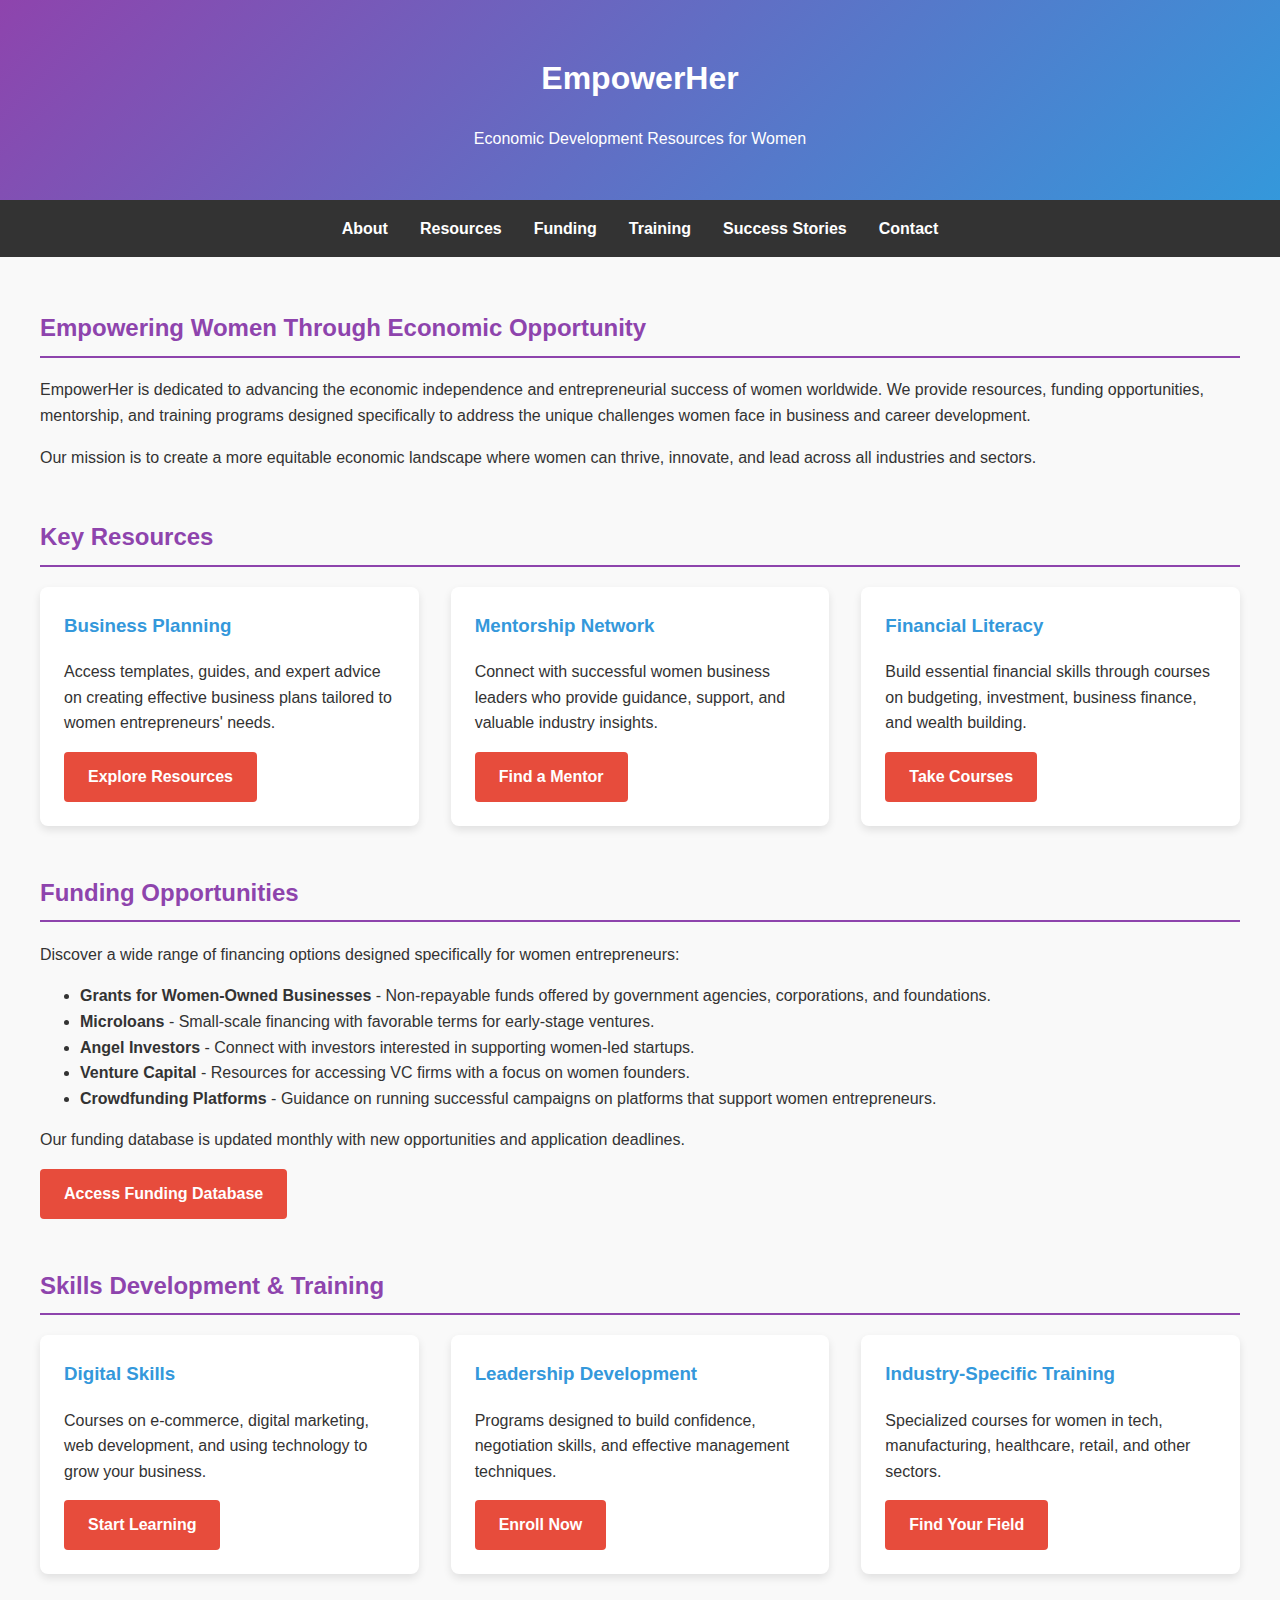
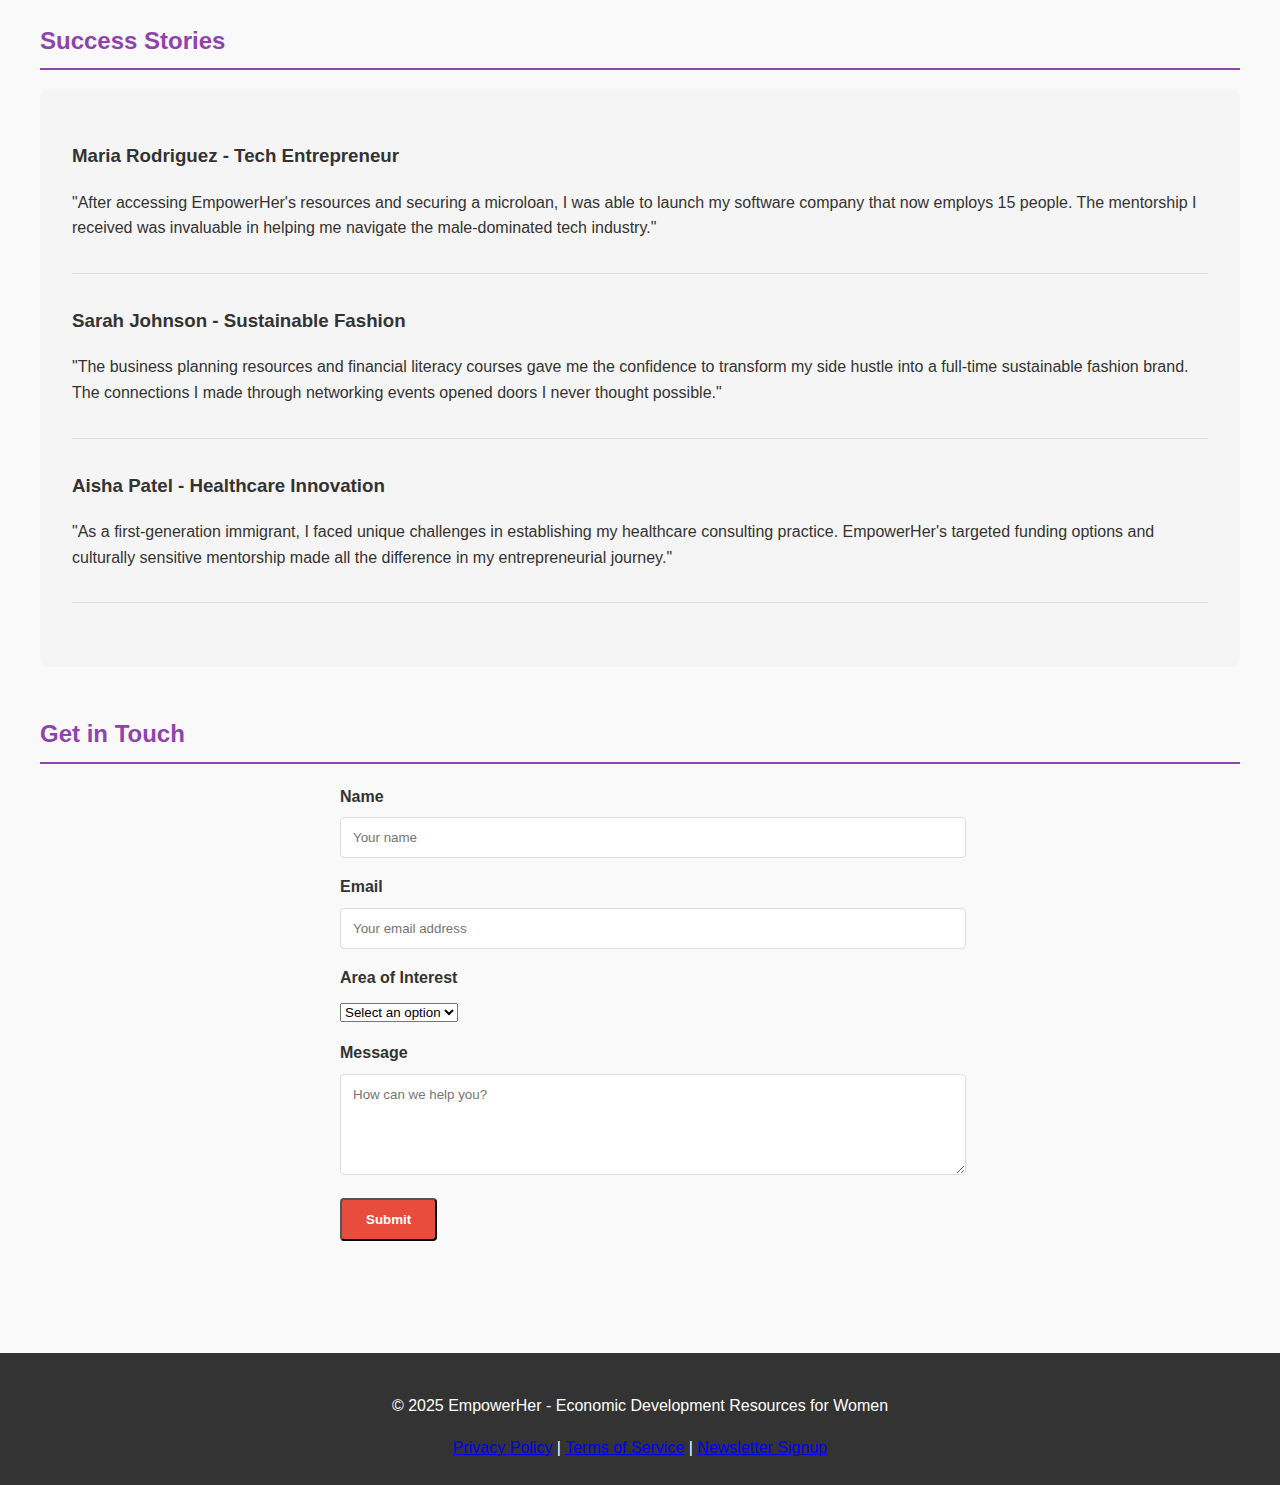
<file: econmydev.html>
<!DOCTYPE html>
<html lang="en">
<head>
    <meta charset="UTF-8">
    <meta name="viewport" content="width=device-width, initial-scale=1.0">
    <title>EmpowerHer: Economic Development Resources for Women</title>
    <style>
        :root {
            --primary: #8e44ad;
            --secondary: #3498db;
            --accent: #e74c3c;
            --light: #f5f5f5;
            --dark: #333;
        }
        
        body {
            font-family: 'Segoe UI', Tahoma, Geneva, Verdana, sans-serif;
            line-height: 1.6;
            color: var(--dark);
            margin: 0;
            padding: 0;
            background-color: #f9f9f9;
        }
        
        header {
            background: linear-gradient(135deg, var(--primary), var(--secondary));
            color: white;
            text-align: center;
            padding: 2rem 1rem;
        }
        
        nav {
            background-color: var(--dark);
            display: flex;
            justify-content: center;
        }
        
        nav ul {
            display: flex;
            list-style: none;
            margin: 0;
            padding: 0;
        }
        
        nav li {
            padding: 1rem;
        }
        
        nav a {
            color: white;
            text-decoration: none;
            font-weight: bold;
        }
        
        nav a:hover {
            color: var(--secondary);
        }
        
        .container {
            max-width: 1200px;
            margin: 0 auto;
            padding: 2rem;
        }
        
        section {
            margin-bottom: 3rem;
        }
        
        h2 {
            color: var(--primary);
            border-bottom: 2px solid var(--primary);
            padding-bottom: 0.5rem;
        }
        
        .resources {
            display: grid;
            grid-template-columns: repeat(auto-fill, minmax(300px, 1fr));
            gap: 2rem;
        }
        
        .resource-card {
            background-color: white;
            border-radius: 8px;
            box-shadow: 0 4px 8px rgba(0, 0, 0, 0.1);
            padding: 1.5rem;
            transition: transform 0.3s ease;
        }
        
        .resource-card:hover {
            transform: translateY(-5px);
        }
        
        .resource-card h3 {
            color: var(--secondary);
            margin-top: 0;
        }
        
        .cta-button {
            display: inline-block;
            background-color: var(--accent);
            color: white;
            padding: 0.75rem 1.5rem;
            border-radius: 4px;
            text-decoration: none;
            font-weight: bold;
            transition: background-color 0.3s ease;
        }
        
        .cta-button:hover {
            background-color: #c0392b;
        }
        
        .success-stories {
            background-color: var(--light);
            padding: 2rem;
            border-radius: 8px;
        }
        
        .story {
            margin-bottom: 2rem;
            padding-bottom: 1rem;
            border-bottom: 1px solid #ddd;
        }
        
        footer {
            background-color: var(--dark);
            color: white;
            text-align: center;
            padding: 1.5rem;
            margin-top: 2rem;
        }
        
        .contact-form {
            max-width: 600px;
            margin: 0 auto;
        }
        
        .form-group {
            margin-bottom: 1rem;
        }
        
        .form-group label {
            display: block;
            margin-bottom: 0.5rem;
            font-weight: bold;
        }
        
        .form-group input,
        .form-group textarea {
            width: 100%;
            padding: 0.75rem;
            border: 1px solid #ddd;
            border-radius: 4px;
            font-family: inherit;
        }
        
        @media (max-width: 768px) {
            nav ul {
                flex-direction: column;
                align-items: center;
            }
            
            .resources {
                grid-template-columns: 1fr;
            }
        }
    </style>
</head>
<body>
    <header>
        <h1>EmpowerHer</h1>
        <p>Economic Development Resources for Women</p>
    </header>
    
    <nav>
        <ul>
            <li><a href="#about">About</a></li>
            <li><a href="#resources">Resources</a></li>
            <li><a href="#funding">Funding</a></li>
            <li><a href="#training">Training</a></li>
            <li><a href="#success">Success Stories</a></li>
            <li><a href="#contact">Contact</a></li>
        </ul>
    </nav>
    
    <div class="container">
        <section id="about">
            <h2>Empowering Women Through Economic Opportunity</h2>
            <p>EmpowerHer is dedicated to advancing the economic independence and entrepreneurial success of women worldwide. We provide resources, funding opportunities, mentorship, and training programs designed specifically to address the unique challenges women face in business and career development.</p>
            <p>Our mission is to create a more equitable economic landscape where women can thrive, innovate, and lead across all industries and sectors.</p>
        </section>
        
        <section id="resources">
            <h2>Key Resources</h2>
            <div class="resources">
                <div class="resource-card">
                    <h3>Business Planning</h3>
                    <p>Access templates, guides, and expert advice on creating effective business plans tailored to women entrepreneurs' needs.</p>
                    <a href="#" class="cta-button">Explore Resources</a>
                </div>
                
                <div class="resource-card">
                    <h3>Mentorship Network</h3>
                    <p>Connect with successful women business leaders who provide guidance, support, and valuable industry insights.</p>
                    <a href="#" class="cta-button">Find a Mentor</a>
                </div>
                
                <div class="resource-card">
                    <h3>Financial Literacy</h3>
                    <p>Build essential financial skills through courses on budgeting, investment, business finance, and wealth building.</p>
                    <a href="#" class="cta-button">Take Courses</a>
                </div>
            </div>
        </section>
        
        <section id="funding">
            <h2>Funding Opportunities</h2>
            <p>Discover a wide range of financing options designed specifically for women entrepreneurs:</p>
            <ul>
                <li><strong>Grants for Women-Owned Businesses</strong> - Non-repayable funds offered by government agencies, corporations, and foundations.</li>
                <li><strong>Microloans</strong> - Small-scale financing with favorable terms for early-stage ventures.</li>
                <li><strong>Angel Investors</strong> - Connect with investors interested in supporting women-led startups.</li>
                <li><strong>Venture Capital</strong> - Resources for accessing VC firms with a focus on women founders.</li>
                <li><strong>Crowdfunding Platforms</strong> - Guidance on running successful campaigns on platforms that support women entrepreneurs.</li>
            </ul>
            <p>Our funding database is updated monthly with new opportunities and application deadlines.</p>
            <a href="#" class="cta-button">Access Funding Database</a>
        </section>
        
        <section id="training">
            <h2>Skills Development & Training</h2>
            <div class="resources">
                <div class="resource-card">
                    <h3>Digital Skills</h3>
                    <p>Courses on e-commerce, digital marketing, web development, and using technology to grow your business.</p>
                    <a href="#" class="cta-button">Start Learning</a>
                </div>
                
                <div class="resource-card">
                    <h3>Leadership Development</h3>
                    <p>Programs designed to build confidence, negotiation skills, and effective management techniques.</p>
                    <a href="#" class="cta-button">Enroll Now</a>
                </div>
                
                <div class="resource-card">
                    <h3>Industry-Specific Training</h3>
                    <p>Specialized courses for women in tech, manufacturing, healthcare, retail, and other sectors.</p>
                    <a href="#" class="cta-button">Find Your Field</a>
                </div>
            </div>
        </section>
        
        <section id="success">
            <h2>Success Stories</h2>
            <div class="success-stories">
                <div class="story">
                    <h3>Maria Rodriguez - Tech Entrepreneur</h3>
                    <p>"After accessing EmpowerHer's resources and securing a microloan, I was able to launch my software company that now employs 15 people. The mentorship I received was invaluable in helping me navigate the male-dominated tech industry."</p>
                </div>
                
                <div class="story">
                    <h3>Sarah Johnson - Sustainable Fashion</h3>
                    <p>"The business planning resources and financial literacy courses gave me the confidence to transform my side hustle into a full-time sustainable fashion brand. The connections I made through networking events opened doors I never thought possible."</p>
                </div>
                
                <div class="story">
                    <h3>Aisha Patel - Healthcare Innovation</h3>
                    <p>"As a first-generation immigrant, I faced unique challenges in establishing my healthcare consulting practice. EmpowerHer's targeted funding options and culturally sensitive mentorship made all the difference in my entrepreneurial journey."</p>
                </div>
            </div>
        </section>
        
        <section id="contact">
            <h2>Get in Touch</h2>
            <div class="contact-form">
                <form>
                    <div class="form-group">
                        <label for="name">Name</label>
                        <input type="text" id="name" placeholder="Your name">
                    </div>
                    
                    <div class="form-group">
                        <label for="email">Email</label>
                        <input type="email" id="email" placeholder="Your email address">
                    </div>
                    
                    <div class="form-group">
                        <label for="interest">Area of Interest</label>
                        <select id="interest">
                            <option value="">Select an option</option>
                            <option value="funding">Funding</option>
                            <option value="mentorship">Mentorship</option>
                            <option value="training">Training</option>
                            <option value="other">Other</option>
                        </select>
                    </div>
                    
                    <div class="form-group">
                        <label for="message">Message</label>
                        <textarea id="message" rows="5" placeholder="How can we help you?"></textarea>
                    </div>
                    
                    <button type="submit" class="cta-button">Submit</button>
                </form>
            </div>
        </section>
    </div>
    
    <footer>
        <p>&copy; 2025 EmpowerHer - Economic Development Resources for Women</p>
        <div>
            <a href="#">Privacy Policy</a> | 
            <a href="#">Terms of Service</a> | 
            <a href="#">Newsletter Signup</a>
        </div>
    </footer>
</body>
</html>
</file>
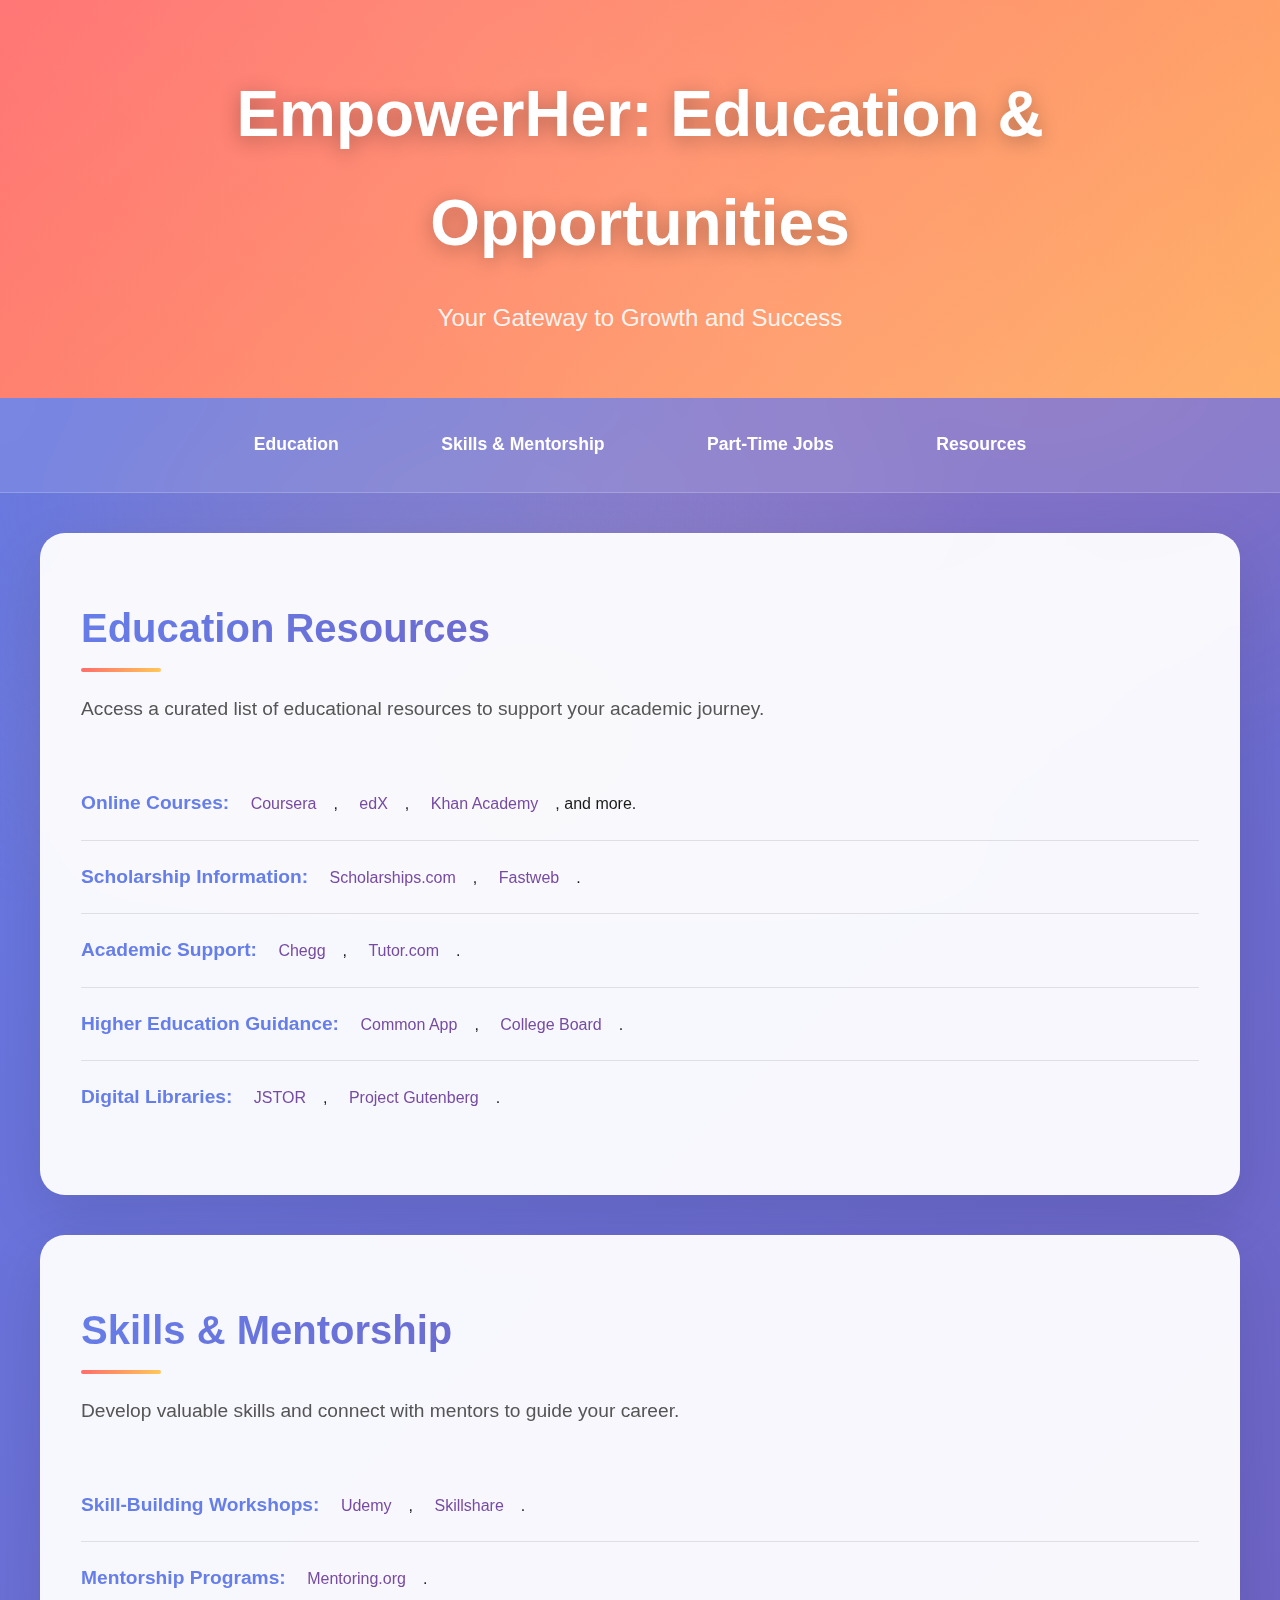
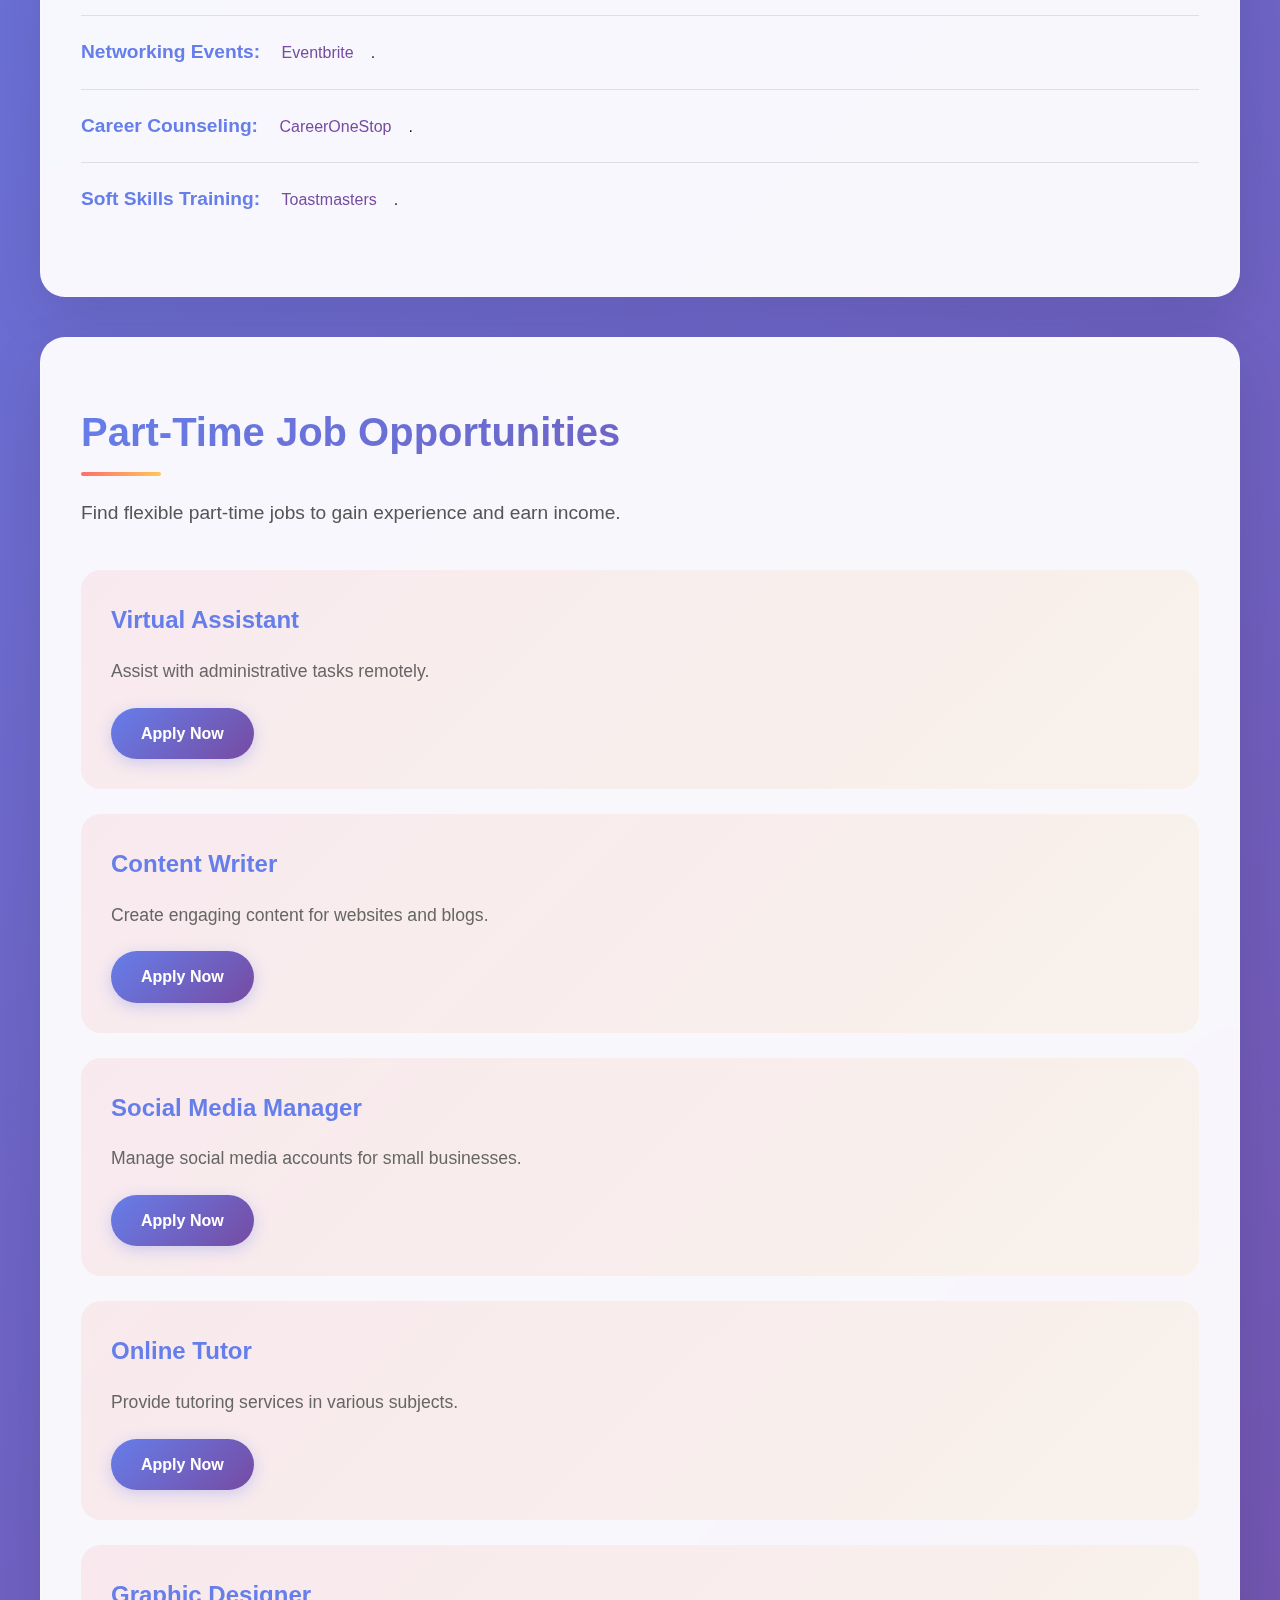
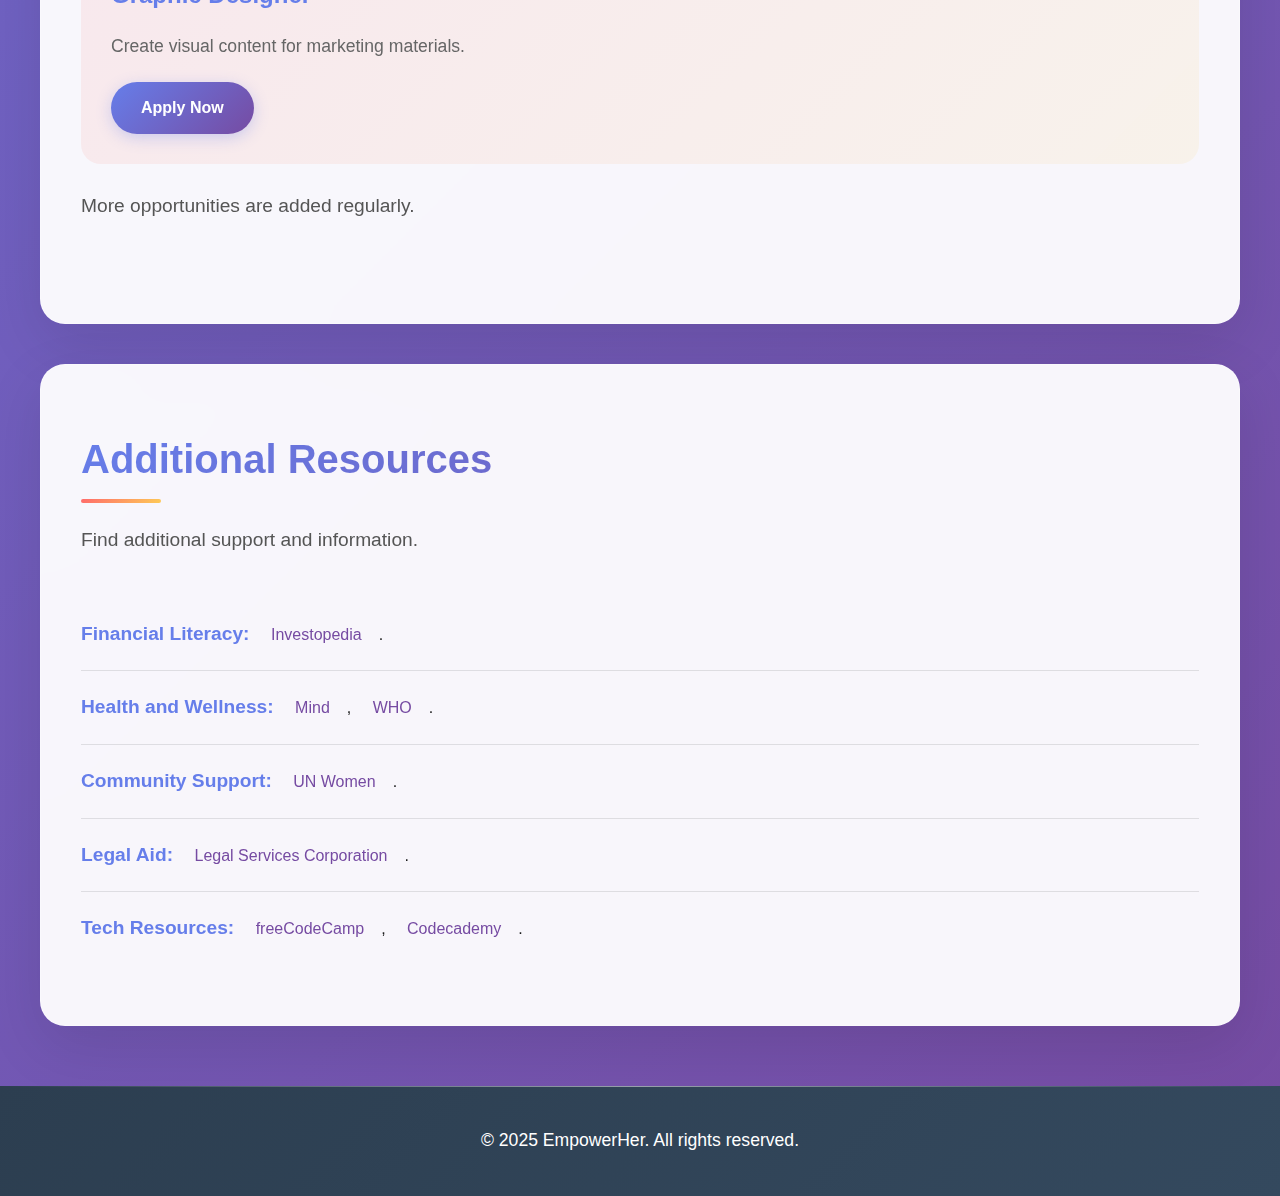
<file: education.html>
<!DOCTYPE html>
<html lang="en">
<head>
    <meta charset="UTF-8">
    <meta name="viewport" content="width=device-width, initial-scale=1.0">
    <title>EmpowerHer: Education & Opportunities</title>
    <style>
        * {
            margin: 0;
            padding: 0;
            box-sizing: border-box;
        }
        
        body {
            font-family: 'Inter', 'Segoe UI', sans-serif;
            line-height: 1.7;
            background: linear-gradient(135deg, #667eea 0%, #764ba2 100%);
            color: #1a1a1a;
            overflow-x: hidden;
        }

        /* Animated background particles */
        body::before {
            content: '';
            position: fixed;
            top: 0;
            left: 0;
            width: 100%;
            height: 100%;
            background: radial-gradient(circle at 20% 50%, rgba(120, 119, 198, 0.3) 0%, transparent 50%),
                        radial-gradient(circle at 80% 20%, rgba(255, 118, 117, 0.3) 0%, transparent 50%),
                        radial-gradient(circle at 40% 80%, rgba(255, 177, 153, 0.3) 0%, transparent 50%);
            z-index: -1;
            animation: float 6s ease-in-out infinite;
        }

        @keyframes float {
            0%, 100% { transform: translateY(0px); }
            50% { transform: translateY(-20px); }
        }

        header {
            background: linear-gradient(135deg, #ff6b6b, #feca57, #48cae4);
            background-size: 300% 300%;
            animation: gradientShift 8s ease infinite;
            padding: 60px 20px;
            text-align: center;
            position: relative;
            overflow: hidden;
        }

        header::before {
            content: '';
            position: absolute;
            top: -50%;
            left: -50%;
            width: 200%;
            height: 200%;
            background: linear-gradient(45deg, transparent, rgba(255,255,255,0.1), transparent);
            animation: shimmer 3s linear infinite;
        }

        @keyframes gradientShift {
            0% { background-position: 0% 50%; }
            50% { background-position: 100% 50%; }
            100% { background-position: 0% 50%; }
        }

        @keyframes shimmer {
            0% { transform: translateX(-100%) translateY(-100%) rotate(45deg); }
            100% { transform: translateX(100%) translateY(100%) rotate(45deg); }
        }

        header h1 {
            font-size: 4rem;
            font-weight: 800;
            color: white;
            text-shadow: 0 4px 20px rgba(0,0,0,0.3);
            margin-bottom: 20px;
            position: relative;
            z-index: 2;
            animation: slideInDown 1s ease-out;
        }

        header p {
            font-size: 1.5rem;
            color: rgba(255,255,255,0.9);
            font-weight: 300;
            position: relative;
            z-index: 2;
            animation: slideInUp 1s ease-out 0.3s both;
        }

        @keyframes slideInDown {
            from { opacity: 0; transform: translateY(-50px); }
            to { opacity: 1; transform: translateY(0); }
        }

        @keyframes slideInUp {
            from { opacity: 0; transform: translateY(50px); }
            to { opacity: 1; transform: translateY(0); }
        }

        nav {
            background: rgba(255, 255, 255, 0.1);
            backdrop-filter: blur(20px);
            padding: 20px;
            text-align: center;
            position: sticky;
            top: 0;
            z-index: 100;
            border-bottom: 1px solid rgba(255,255,255,0.2);
        }

        nav a {
            margin: 0 25px;
            text-decoration: none;
            color: white;
            font-weight: 600;
            font-size: 1.1rem;
            padding: 12px 24px;
            border-radius: 50px;
            transition: all 0.3s ease;
            position: relative;
            display: inline-block;
        }

        nav a::before {
            content: '';
            position: absolute;
            top: 0;
            left: 0;
            right: 0;
            bottom: 0;
            background: linear-gradient(45deg, #ff6b6b, #feca57);
            border-radius: 50px;
            opacity: 0;
            transition: all 0.3s ease;
            z-index: -1;
        }

        nav a:hover::before {
            opacity: 1;
            transform: scale(1.05);
        }

        nav a:hover {
            transform: translateY(-3px);
            text-shadow: 0 4px 15px rgba(0,0,0,0.3);
        }

        section {
            padding: 60px 40px;
            max-width: 1200px;
            margin: 40px auto;
            background: rgba(255, 255, 255, 0.95);
            backdrop-filter: blur(20px);
            border-radius: 25px;
            box-shadow: 0 20px 60px rgba(0, 0, 0, 0.1);
            border: 1px solid rgba(255, 255, 255, 0.3);
            transition: all 0.3s ease;
            animation: fadeInUp 0.8s ease-out;
        }

        section:hover {
            transform: translateY(-10px);
            box-shadow: 0 30px 80px rgba(0, 0, 0, 0.15);
        }

        @keyframes fadeInUp {
            from { 
                opacity: 0; 
                transform: translateY(60px); 
            }
            to { 
                opacity: 1; 
                transform: translateY(0); 
            }
        }

        section h2 {
            font-size: 2.5rem;
            font-weight: 700;
            background: linear-gradient(135deg, #667eea, #764ba2);
            -webkit-background-clip: text;
            -webkit-text-fill-color: transparent;
            background-clip: text;
            margin-bottom: 30px;
            position: relative;
        }

        section h2::after {
            content: '';
            position: absolute;
            bottom: -10px;
            left: 0;
            width: 80px;
            height: 4px;
            background: linear-gradient(135deg, #ff6b6b, #feca57);
            border-radius: 2px;
        }

        section p {
            font-size: 1.2rem;
            color: #555;
            margin-bottom: 40px;
            line-height: 1.8;
        }

        .opportunity {
            border: none;
            padding: 30px;
            margin-bottom: 25px;
            background: linear-gradient(135deg, rgba(255, 107, 107, 0.1), rgba(254, 202, 87, 0.1));
            border-radius: 20px;
            transition: all 0.3s ease;
            position: relative;
            overflow: hidden;
        }

        .opportunity::before {
            content: '';
            position: absolute;
            top: 0;
            left: -100%;
            width: 100%;
            height: 100%;
            background: linear-gradient(90deg, transparent, rgba(255,255,255,0.4), transparent);
            transition: all 0.6s ease;
        }

        .opportunity:hover::before {
            left: 100%;
        }

        .opportunity:hover {
            transform: translateY(-8px) scale(1.02);
            box-shadow: 0 20px 40px rgba(0, 0, 0, 0.1);
        }

        .opportunity h3 {
            color: #667eea;
            font-size: 1.5rem;
            font-weight: 600;
            margin-bottom: 15px;
        }

        .opportunity p {
            color: #666;
            margin-bottom: 20px;
            font-size: 1.1rem;
        }

        .opportunity a {
            background: linear-gradient(135deg, #667eea, #764ba2);
            color: white;
            padding: 12px 30px;
            text-decoration: none;
            border-radius: 50px;
            font-weight: 600;
            transition: all 0.3s ease;
            display: inline-block;
            box-shadow: 0 4px 15px rgba(102, 126, 234, 0.3);
        }

        .opportunity a:hover {
            transform: translateY(-3px);
            box-shadow: 0 8px 25px rgba(102, 126, 234, 0.5);
            background: linear-gradient(135deg, #5a6fd8, #6a42a0);
        }

        ul {
            list-style: none;
            padding: 0;
        }

        ul li {
            padding: 20px 0;
            border-bottom: 1px solid rgba(0,0,0,0.1);
            transition: all 0.3s ease;
        }

        ul li:hover {
            padding-left: 20px;
            background: rgba(102, 126, 234, 0.05);
            border-radius: 15px;
            border-bottom: 1px solid transparent;
        }

        ul li:last-child {
            border-bottom: none;
        }

        ul li strong {
            font-size: 1.2rem;
            color: #667eea;
            font-weight: 600;
        }

        ul li a {
            color: #764ba2;
            text-decoration: none;
            font-weight: 500;
            padding: 5px 12px;
            border-radius: 20px;
            transition: all 0.3s ease;
            margin: 0 5px;
        }

        ul li a:hover {
            background: linear-gradient(135deg, #667eea, #764ba2);
            color: white;
            transform: translateY(-2px);
            box-shadow: 0 4px 15px rgba(102, 126, 234, 0.3);
        }

        footer {
            background: linear-gradient(135deg, #2c3e50, #34495e);
            padding: 40px;
            text-align: center;
            color: white;
            margin-top: 60px;
            position: relative;
            overflow: hidden;
        }

        footer::before {
            content: '';
            position: absolute;
            top: 0;
            left: 0;
            right: 0;
            height: 1px;
            background: linear-gradient(90deg, transparent, rgba(255,255,255,0.5), transparent);
        }

        footer p {
            font-size: 1.1rem;
            font-weight: 300;
        }

        /* Responsive Design */
        @media (max-width: 768px) {
            header h1 {
                font-size: 2.5rem;
            }
            
            header p {
                font-size: 1.2rem;
            }

            nav a {
                margin: 5px;
                font-size: 1rem;
            }

            section {
                margin: 20px;
                padding: 40px 25px;
            }

            section h2 {
                font-size: 2rem;
            }
        }

        /* Smooth scrolling */
        html {
            scroll-behavior: smooth;
        }

        /* Loading animation */
        body {
            animation: pageLoad 1s ease-out;
        }

        @keyframes pageLoad {
            from { opacity: 0; }
            to { opacity: 1; }
        }
    </style>
</head>
<body>
    <header>
        <h1>EmpowerHer: Education & Opportunities</h1>
        <p>Your Gateway to Growth and Success</p>
    </header>

    <nav>
        <a href="#education">Education</a>
        <a href="#skills">Skills & Mentorship</a>
        <a href="#jobs">Part-Time Jobs</a>
        <a href="#resources">Resources</a>
    </nav>

    <section id="education">
        <h2>Education Resources</h2>
        <p>Access a curated list of educational resources to support your academic journey.</p>
        <ul>
            <li><strong>Online Courses:</strong> <a href="https://www.coursera.org" target="_blank">Coursera</a>, <a href="https://www.edx.org" target="_blank">edX</a>, <a href="https://www.khanacademy.org" target="_blank">Khan Academy</a>, and more.</li>
            <li><strong>Scholarship Information:</strong> <a href="https://www.scholarships.com" target="_blank">Scholarships.com</a>, <a href="https://www.fastweb.com" target="_blank">Fastweb</a>.</li>
            <li><strong>Academic Support:</strong> <a href="https://www.chegg.com" target="_blank">Chegg</a>, <a href="https://www.tutor.com" target="_blank">Tutor.com</a>.</li>
            <li><strong>Higher Education Guidance:</strong> <a href="https://www.commonapp.org" target="_blank">Common App</a>, <a href="https://www.collegeboard.org" target="_blank">College Board</a>.</li>
            <li><strong>Digital Libraries:</strong> <a href="https://www.jstor.org" target="_blank">JSTOR</a>, <a href="https://www.projectgutenberg.org" target="_blank">Project Gutenberg</a>.</li>
        </ul>
    </section>

    <section id="skills">
        <h2>Skills & Mentorship</h2>
        <p>Develop valuable skills and connect with mentors to guide your career.</p>
        <ul>
            <li><strong>Skill-Building Workshops:</strong> <a href="https://www.udemy.com" target="_blank">Udemy</a>, <a href="https://www.skillshare.com" target="_blank">Skillshare</a>.</li>
            <li><strong>Mentorship Programs:</strong> <a href="https://www.mentoring.org" target="_blank">Mentoring.org</a>.</li>
            <li><strong>Networking Events:</strong> <a href="https://www.eventbrite.com" target="_blank">Eventbrite</a>.</li>
            <li><strong>Career Counseling:</strong> <a href="https://www.careeronestop.org" target="_blank">CareerOneStop</a>.</li>
            <li><strong>Soft Skills Training:</strong> <a href="https://www.toastmasters.org" target="_blank">Toastmasters</a>.</li>
        </ul>
    </section>

    <section id="jobs">
        <h2>Part-Time Job Opportunities</h2>
        <p>Find flexible part-time jobs to gain experience and earn income.</p>
        <div class="opportunity">
            <h3>Virtual Assistant</h3>
            <p>Assist with administrative tasks remotely.</p>
            <a href="https://www.upwork.com" target="_blank">Apply Now</a>
        </div>
        <div class="opportunity">
            <h3>Content Writer</h3>
            <p>Create engaging content for websites and blogs.</p>
            <a href="https://www.freelancer.com" target="_blank">Apply Now</a>
        </div>
        <div class="opportunity">
            <h3>Social Media Manager</h3>
            <p>Manage social media accounts for small businesses.</p>
            <a href="https://www.fiverr.com" target="_blank">Apply Now</a>
        </div>
        <div class="opportunity">
            <h3>Online Tutor</h3>
            <p>Provide tutoring services in various subjects.</p>
            <a href="https://www.tutor.com" target="_blank">Apply Now</a>
        </div>
        <div class="opportunity">
            <h3>Graphic Designer</h3>
            <p>Create visual content for marketing materials.</p>
            <a href="https://www.behance.net" target="_blank">Apply Now</a>
        </div>
        <p>More opportunities are added regularly.</p>
    </section>

    <section id="resources">
        <h2>Additional Resources</h2>
        <p>Find additional support and information.</p>
        <ul>
            <li><strong>Financial Literacy:</strong> <a href="https://www.investopedia.com" target="_blank">Investopedia</a>.</li>
            <li><strong>Health and Wellness:</strong> <a href="https://www.mind.org.uk" target="_blank">Mind</a>, <a href="https://www.who.int" target="_blank">WHO</a>.</li>
            <li><strong>Community Support:</strong> <a href="https://www.unwomen.org" target="_blank">UN Women</a>.</li>
            <li><strong>Legal Aid:</strong> <a href="https://www.lsc.gov" target="_blank">Legal Services Corporation</a>.</li>
            <li><strong>Tech Resources:</strong> <a href="https://www.freecodecamp.org" target="_blank">freeCodeCamp</a>, <a href="https://www.codecademy.com" target="_blank">Codecademy</a>.</li>
        </ul>
    </section>

    <footer>
        <p>&copy; 2025 EmpowerHer. All rights reserved.</p>
    </footer>
</body>
</html>
</file>
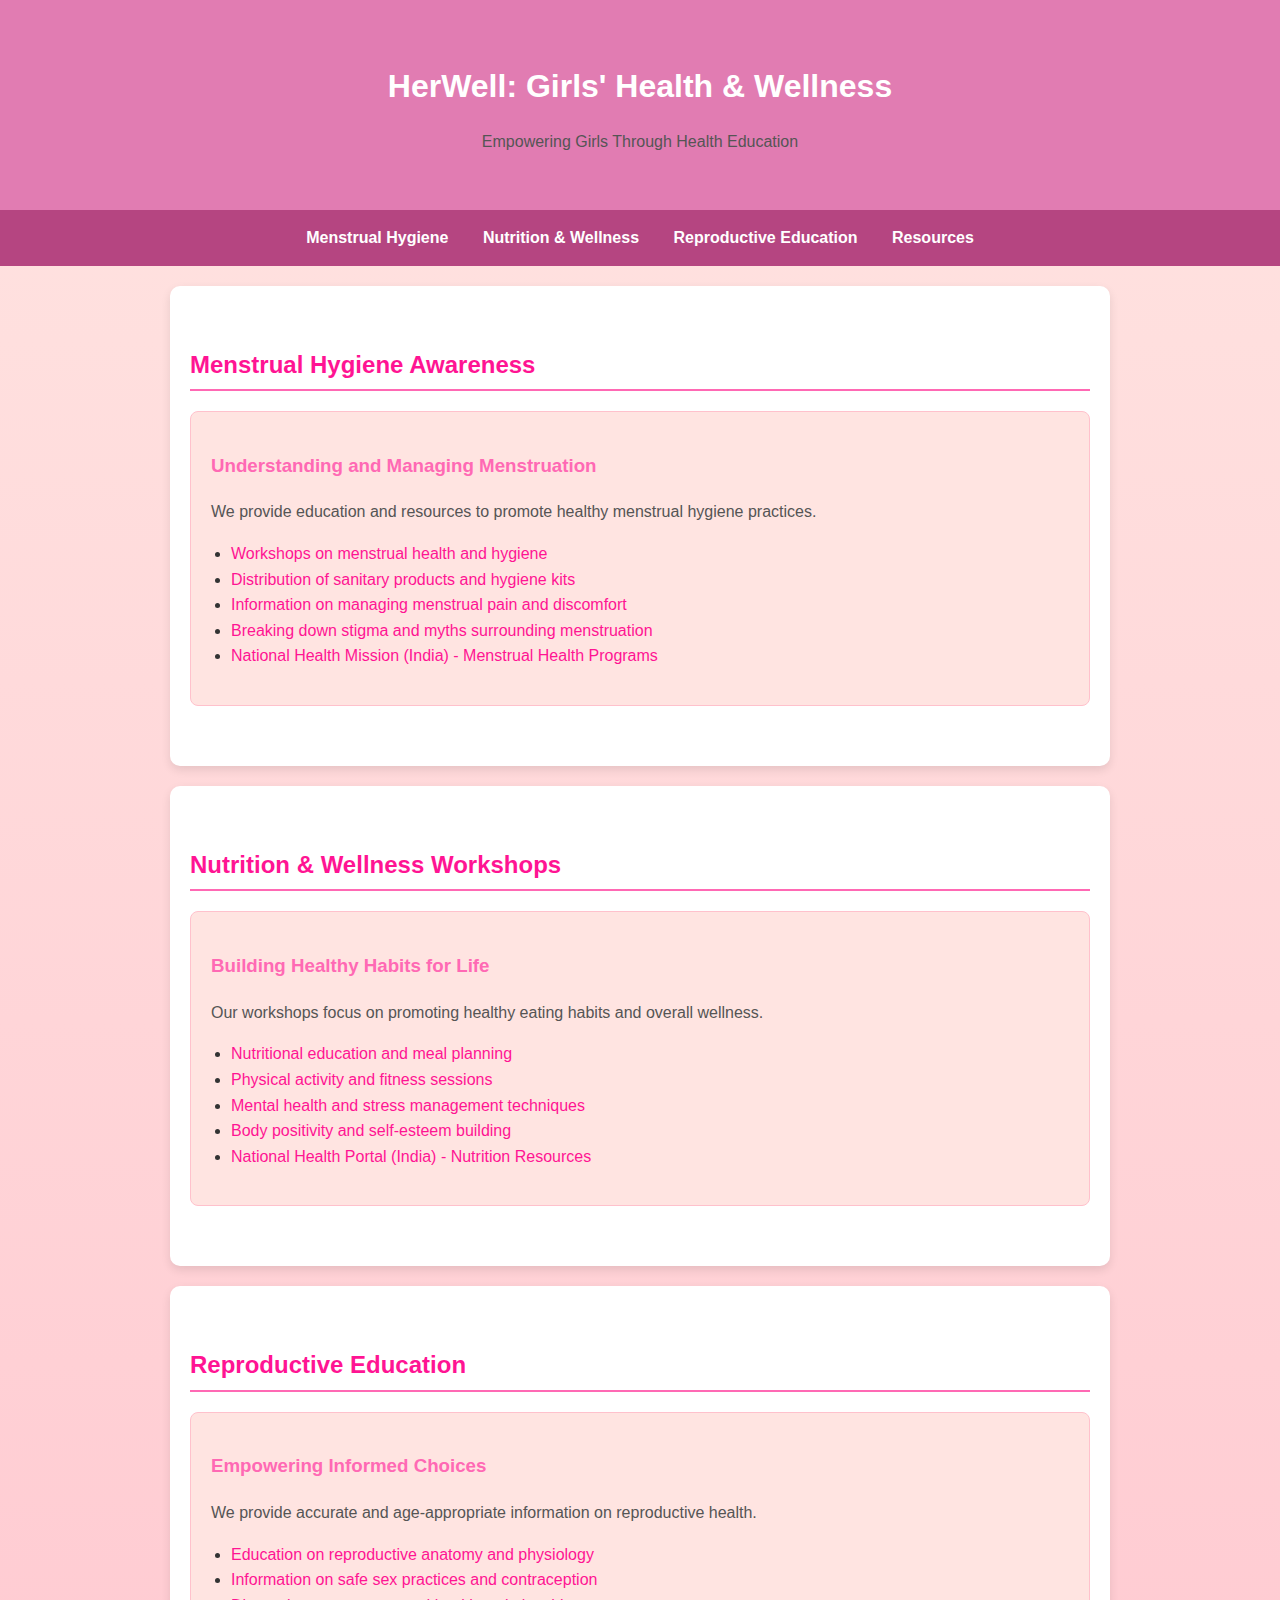
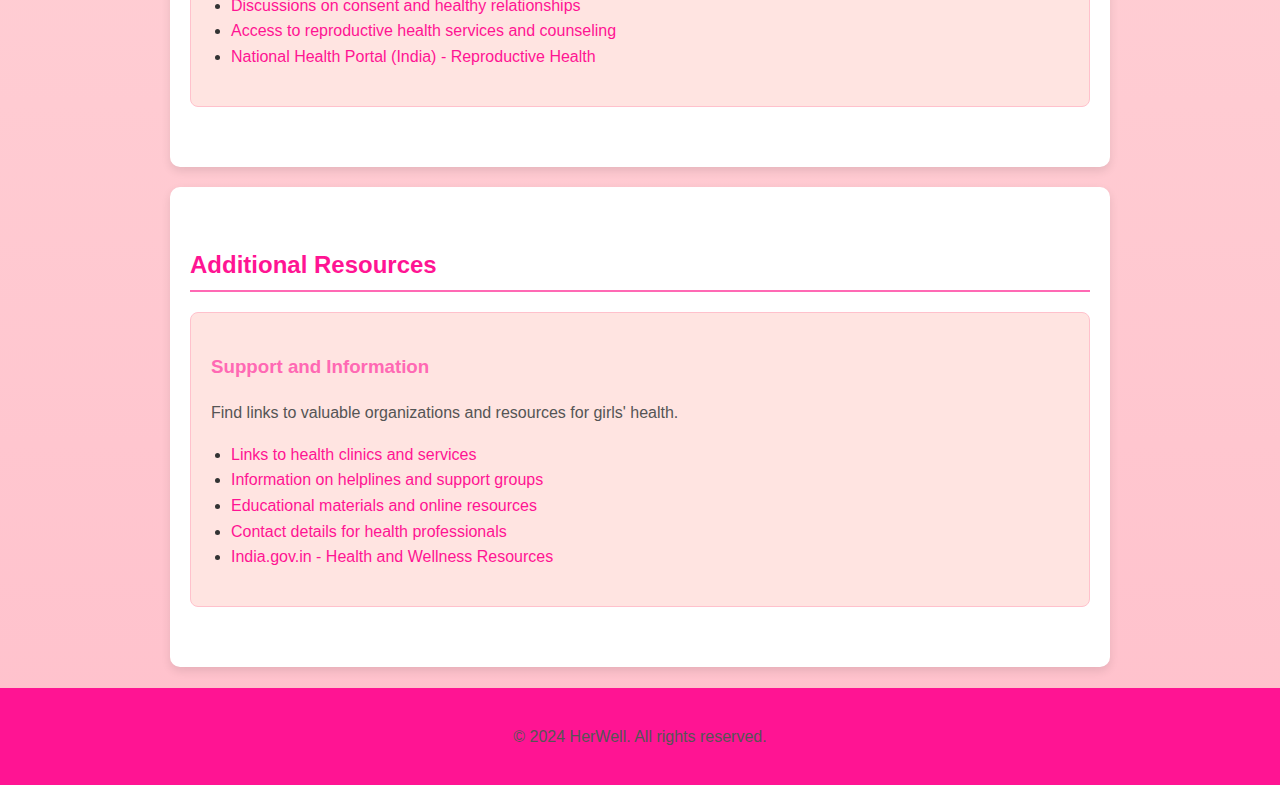
<file: health.html>
<!DOCTYPE html>
<html lang="en">
<head>
    <meta charset="UTF-8">
    <meta name="viewport" content="width=device-width, initial-scale=1.0">
    <title>HerWell: Girls' Health & Wellness</title>
    <style>
        body {
            font-family: 'Segoe UI', Tahoma, Geneva, Verdana, sans-serif;
            margin: 0;
            padding: 0;
            line-height: 1.6;
            background: linear-gradient(to bottom, #ffe4e1, #ffc1cc);
            color: #333;
        }
        header {
            background-color: #e17cb2;
            padding: 40px 20px;
            text-align: center;
            color: #fff;
        }
        header h1 {
            margin-bottom: 10px;
        }
        nav {
            background-color: #b54581;
            padding: 15px 20px;
            text-align: center;
        }
        nav a {
            margin: 0 15px;
            text-decoration: none;
            color: #ffffff;
            font-weight: bold;
        }
        nav a:hover {
            color: #ffcccb;
        }
        section {
            padding: 40px 20px;
            max-width: 900px;
            margin: 20px auto;
            background-color: #ffffff;
            border-radius: 10px;
            box-shadow: 0 4px 10px rgba(0, 0, 0, 0.1);
        }
        section h2 {
            color: #ff1493;
            border-bottom: 2px solid #ff69b4;
            padding-bottom: 5px;
            margin-bottom: 20px;
        }
        .feature {
            border: 1px solid #ffc1cc;
            padding: 20px;
            margin-bottom: 20px;
            border-radius: 8px;
            background-color: #ffe4e1;
        }
        .feature h3 {
            color: #ff69b4;
        }
        footer {
            background-color: #ff1493;
            padding: 20px;
            text-align: center;
            color: #ffffff;
            border-top: 1px solid #ffc1cc;
        }
        ul {
            list-style-type: disc;
            padding-left: 20px;
        }
        ul li a {
            color: #ff1493;
            text-decoration: none;
        }
        ul li a:hover {
            text-decoration: underline;
        }
        p {
            color: #555;
        }
    </style>
</head>
<body>
    <header>
        <h1>HerWell: Girls' Health & Wellness</h1>
        <p>Empowering Girls Through Health Education</p>
    </header>

    <nav>
        <a href="#menstrual">Menstrual Hygiene</a>
        <a href="#nutrition">Nutrition & Wellness</a>
        <a href="#reproductive">Reproductive Education</a>
        <a href="#resources">Resources</a>
    </nav>

    <section id="menstrual">
        <h2>Menstrual Hygiene Awareness</h2>
        <div class="feature">
            <h3>Understanding and Managing Menstruation</h3>
            <p>We provide education and resources to promote healthy menstrual hygiene practices.</p>
            <ul>
                <li><a href="https://www.unicef.org/menstrual-hygiene" target="_blank">Workshops on menstrual health and hygiene</a></li>
                <li><a href="https://www.who.int/health-topics/menstrual-health" target="_blank">Distribution of sanitary products and hygiene kits</a></li>
                <li><a href="https://www.mayoclinic.org/menstrual-cramps" target="_blank">Information on managing menstrual pain and discomfort</a></li>
                <li><a href="https://www.globalcitizen.org/en/content/menstrual-myths/" target="_blank">Breaking down stigma and myths surrounding menstruation</a></li>
                <li><a href="https://nhm.gov.in/" target="_blank">National Health Mission (India) - Menstrual Health Programs</a></li>
            </ul>
        </div>
    </section>

    <section id="nutrition">
        <h2>Nutrition & Wellness Workshops</h2>
        <div class="feature">
            <h3>Building Healthy Habits for Life</h3>
            <p>Our workshops focus on promoting healthy eating habits and overall wellness.</p>
            <ul>
                <li><a href="https://www.nutrition.org.uk/" target="_blank">Nutritional education and meal planning</a></li>
                <li><a href="https://www.cdc.gov/physicalactivity/basics/index.htm" target="_blank">Physical activity and fitness sessions</a></li>
                <li><a href="https://www.who.int/mental-health" target="_blank">Mental health and stress management techniques</a></li>
                <li><a href="https://www.nationaleatingdisorders.org/body-image" target="_blank">Body positivity and self-esteem building</a></li>
                <li><a href="https://www.nhp.gov.in/" target="_blank">National Health Portal (India) - Nutrition Resources</a></li>
            </ul>
        </div>
    </section>

    <section id="reproductive">
        <h2>Reproductive Education</h2>
        <div class="feature">
            <h3>Empowering Informed Choices</h3>
            <p>We provide accurate and age-appropriate information on reproductive health.</p>
            <ul>
                <li><a href="https://www.plannedparenthood.org/learn/health-and-wellness/reproductive-health" target="_blank">Education on reproductive anatomy and physiology</a></li>
                <li><a href="https://www.cdc.gov/std/prevention/default.htm" target="_blank">Information on safe sex practices and contraception</a></li>
                <li><a href="https://www.loveisrespect.org/healthy-relationships/consent/" target="_blank">Discussions on consent and healthy relationships</a></li>
                <li><a href="https://www.who.int/reproductive-health" target="_blank">Access to reproductive health services and counseling</a></li>
                <li><a href="https://www.nhp.gov.in/reproductive-health" target="_blank">National Health Portal (India) - Reproductive Health</a></li>
            </ul>
        </div>
    </section>

    <section id="resources">
        <h2>Additional Resources</h2>
        <div class="feature">
            <h3>Support and Information</h3>
            <p>Find links to valuable organizations and resources for girls' health.</p>
            <ul>
                <li><a href="https://www.findahealthcenter.hrsa.gov/" target="_blank">Links to health clinics and services</a></li>
                <li><a href="https://www.samhsa.gov/find-help/national-helpline" target="_blank">Information on helplines and support groups</a></li>
                <li><a href="https://www.who.int/publications" target="_blank">Educational materials and online resources</a></li>
                <li><a href="https://www.healthgrades.com/" target="_blank">Contact details for health professionals</a></li>
                <li><a href="https://www.india.gov.in/" target="_blank">India.gov.in - Health and Wellness Resources</a></li>
            </ul>
        </div>
    </section>

    <footer>
        <p>&copy; 2024 HerWell. All rights reserved.</p>
    </footer>
</body>
</html>
</file>
